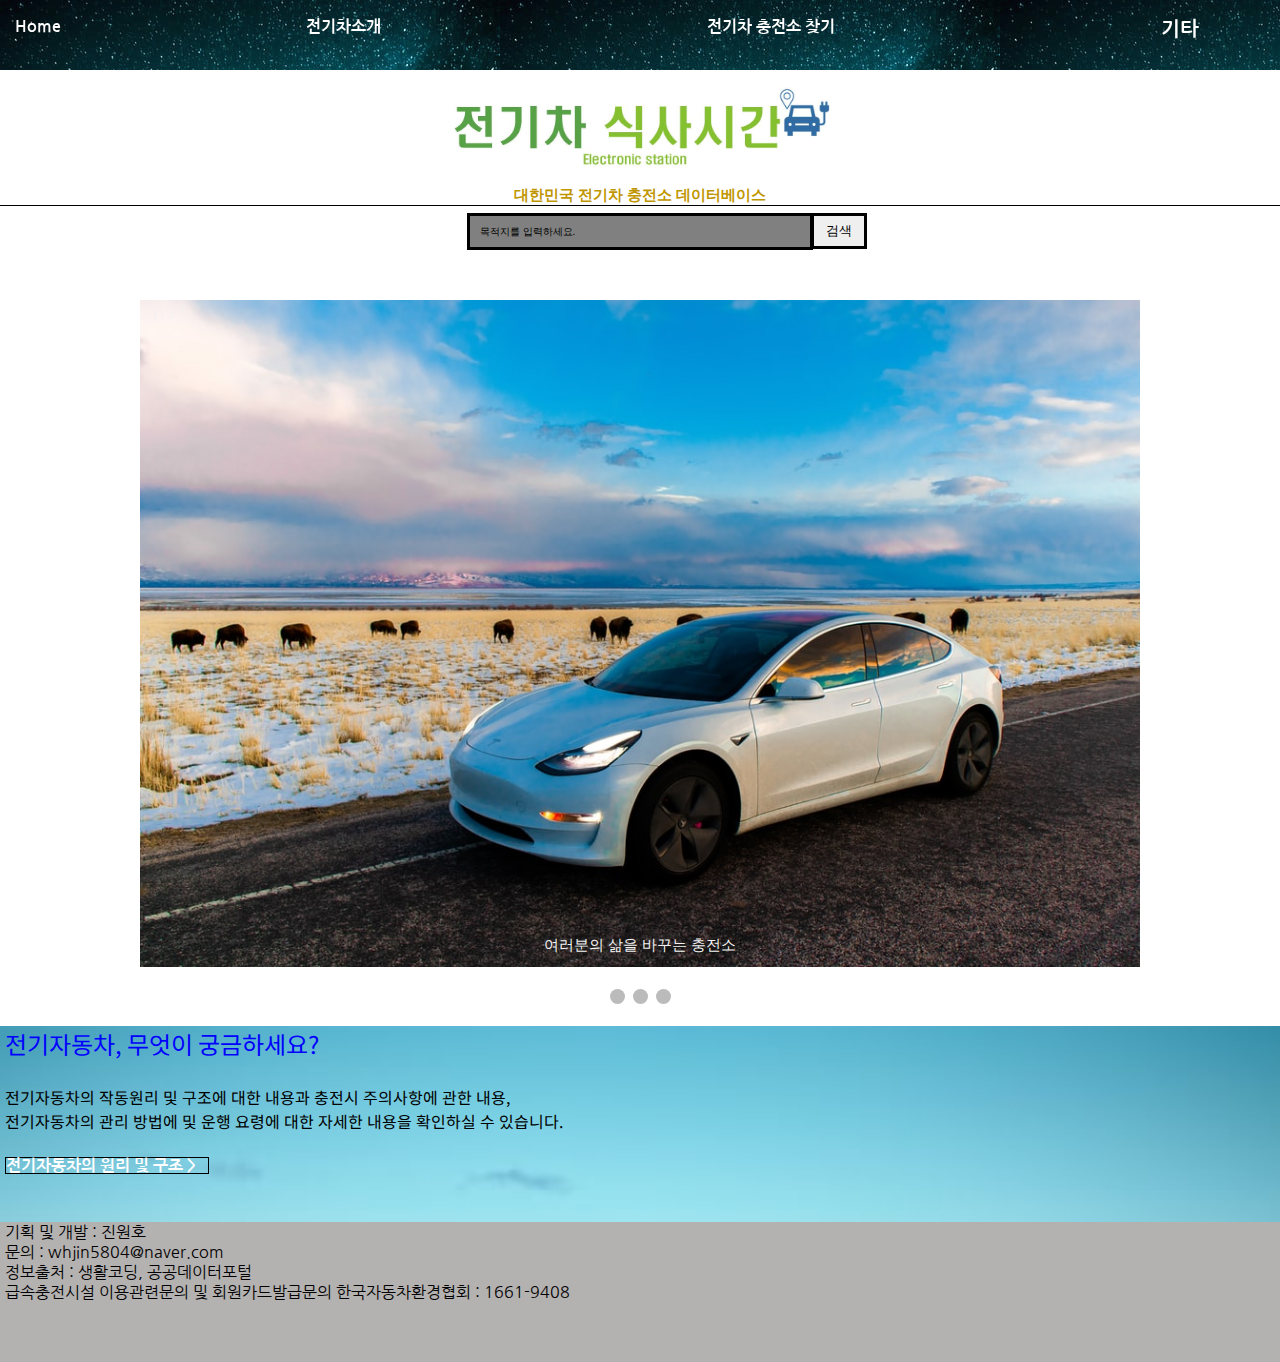
<file: index.html>
<!doctype html>
<html>
  <link rel="stylesheet" href="style.css">
<head>
<title>전기차 충전소 정보 사이트에 오신 것을 환영합니다.</title>
<meta charset="utf-8">

      <!-- Global site tag (gtag.js) - Google Analytics -->
      <script async src="https://www.googletagmanager.com/gtag/js?id=UA-172046773-1"></script>
      <script>
        window.dataLayer = window.dataLayer || [];
        function gtag(){dataLayer.push(arguments);}
        gtag('js', new Date());

        gtag('config', 'UA-172046773-1');
</script>


<script>
      function 주간야간컨트롤(self){
      var target = document.querySelector('body');
      if(self.value === '야간모드') {
      target.style.background = 'black';
      target.style.color = 'white';
      self.value = '주간모드';
      } else{
      target.style.background = 'white';
      target.style.color = 'black';
     self.value = '야간모드';
      }
      }      
</script>

</head>

<body>
  <a href="head1.html">전기차는 식사중</a>
  <div class="container">
    <div class="item item0"><a href="index.html">Home</div></a>
    <div class="item item1"><a href="head1.html">전기차소개</div></a>
    <div class="item item1"> </div></a>
    <div class="item item2"><a href="head2.html">전기차 충전소 찾기</div></a>
    <div class="item item1"> </div></a>
    <div class="item item3"><a href="head3.html">기타</div></a>
  </div>
  <br>
  <input id="야간모드_주간모드" type="button" value="야간모드" onclick="
        주간야간컨트롤(this);">
  <br><br><br>
    <div id="menubar">
      <h1> <a href="index.html"> <p align="center"> <img src="그림01.jpg"  width="30%"> </a> </p> 
        대한민국 전기차 충전소 데이터베이스</h1>
    </div>
     
    <div class="button1">
        <div id="name">
        <input type="text" placeholder="목적지를 입력하세요.">
        <button>검색</button>     
      </div>
    </div>
      <br><br><br>

  <div class="slideshow-container">

    <div class="mySlides fade">
      <div class="numbertext">1 / 3</div>
      <img src="elcar4.jpg" style="width:100%">
      <div class="text">여러분의 삶을 바꾸는 충전소</div>
    </div>
    
    <div class="mySlides fade">
      <div class="numbertext">2 / 3</div>
      <img src="elcar5.jpg" style="width:100%">
      <div class="text">여러분의 하루를 바꾸는 충전소</div>
    </div>
    
    <div class="mySlides fade">
      <div class="numbertext">3 / 3</div>
      <img src="elcar6.jpg" style="width:100%">
      <div class="text">여러분의 시간을 바꾸는 충전소</div>
    </div>
    
    </div>
    <br>
    
    <div style="text-align:center">
      <span class="dot"></span> 
      <span class="dot"></span> 
      <span class="dot"></span> 
    </div>
  
<script>
  var slideIndex = 0;
 showSlides();
 
 function showSlides() {
   var i;
   var slides = document.getElementsByClassName("mySlides");
   for (i = 0; i < slides.length; i++) {
     slides[i].style.display = "none";
   }
   slideIndex++;
   if (slideIndex > slides.length) {slideIndex = 1}
   slides[slideIndex-1].style.display = "block";
   setTimeout(showSlides, 4500); // Change image every 2 seconds
 }
   </script>
 

      <br>



      <div class="explain">
        <font size="5px" color="blue">전기자동차, 무엇이 궁금하세요?</font><br><br>
        전기자동차의 작동원리 및 구조에 대한 내용과 충전시 주의사항에 관한 내용,<br>
        전기자동차의 관리 방법에 및 운행 요령에 대한 자세한 내용을 확인하실 수 있습니다.
        <br><br> <div class="explain1"><a href="head1.html">전기자동차의 원리 및 구조 ></a> </div>
        <br><br>
      </div>
      

      
  <!-- 빼는게 좋지않을까?
<li>우리는 사용자 데이터 의해서 운영됩니다.</li>
<li>우리는 국가 및 인종차별에 반대하고 
    선정적이고 폭력적인 영상을 추구하지 않습니다.</li>
-->


  <div class="wonho"> 
   기획 및 개발 : 진원호<br> 
   문의 : whjin5804@naver.com</a><br>
   정보출처 : 생활코딩, 공공데이터포털<br>
   급속충전시설 이용관련문의 및 회원카드발급문의 한국자동차환경협회 : 1661-9408
  <br><br><br><br>
  </div>

<!-- 댓글기능
   <p><div id="disqus_thread"></div>
    <script>
    
    /**
    *  RECOMMENDED CONFIGURATION VARIABLES: EDIT AND UNCOMMENT THE SECTION BELOW TO INSERT DYNAMIC VALUES FROM YOUR PLATFORM OR CMS.
    *  LEARN WHY DEFINING THESE VARIABLES IS IMPORTANT: https://disqus.com/admin/universalcode/#configuration-variables*/
    /*
    var disqus_config = function () {
    this.page.url = PAGE_URL;  // Replace PAGE_URL with your page's canonical URL variable
    this.page.identifier = PAGE_IDENTIFIER; // Replace PAGE_IDENTIFIER with your page's unique identifier variable
    };
    */
    (function() { // DON'T EDIT BELOW THIS LINE
    var d = document, s = d.createElement('script');
    s.src = 'https://web1-knieobgysd.disqus.com/embed.js';
    s.setAttribute('data-timestamp', +new Date());
    (d.head || d.body).appendChild(s);
    })();
    </script>
    <noscript>Please enable JavaScript to view the <a href="https://disqus.com/?ref_noscript">comments powered by Disqus.</a></noscript></p>
--> 
  </body>
    </html>
</file>
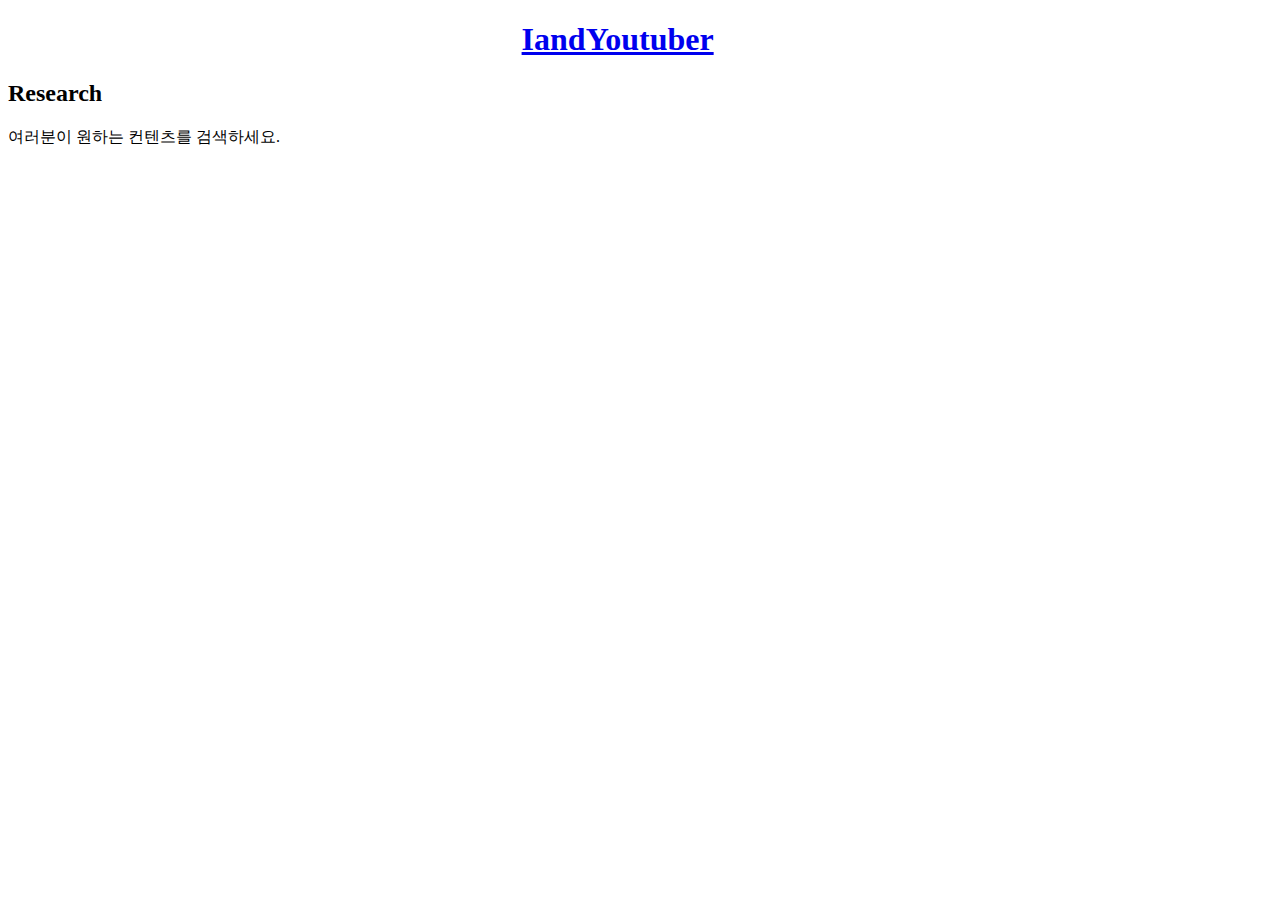
<file: 1.html>
<!doctype html>
<html>
<head>
<title>유튜브 추천 사이트에 오신걸 환영합니다.</title>
<meta charset="utf-8">

</head>
<body>
    <h1><img scr="youtube.jpg" width="40%" height="20%"> <a href="index.html">IandYoutuber</a></h1>



<h2><strong>Research</strong></h2>
여러분이 원하는 컨텐츠를 검색하세요.
</body>
</html>
</file>
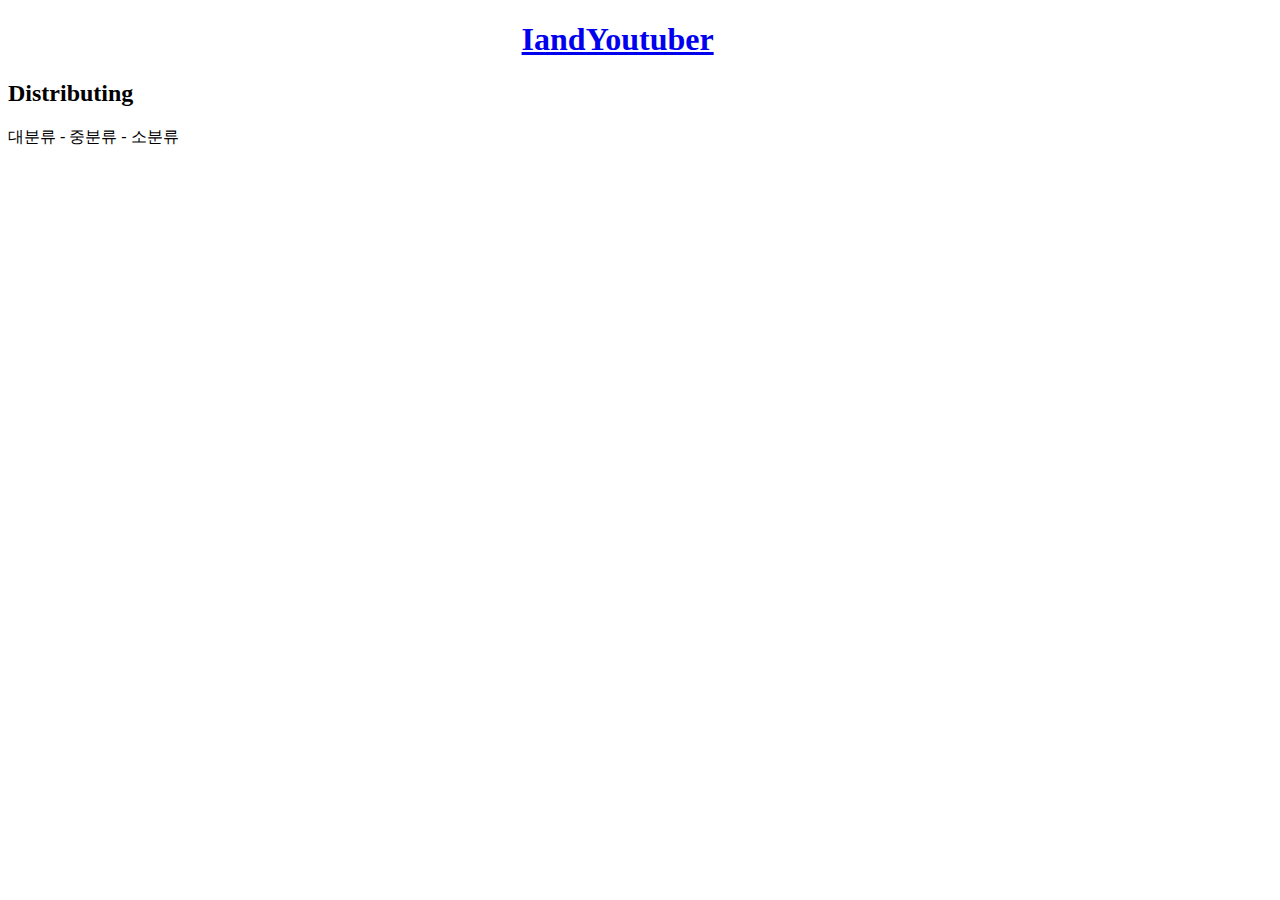
<file: 2.html>
<!doctype html>
<html>
<head>
<title>유튜브 추천 사이트에 오신걸 환영합니다.</title>
<meta charset="utf-8">

</head>
<body>
    <h1><img scr="youtube.jpg" width="40%" height="20%"> <a href="index.html">IandYoutuber</a></h1>

    
<h2><strong>Distributing</strong></h2>
대분류 - 중분류 - 소분류
</body>
</html>
</file>
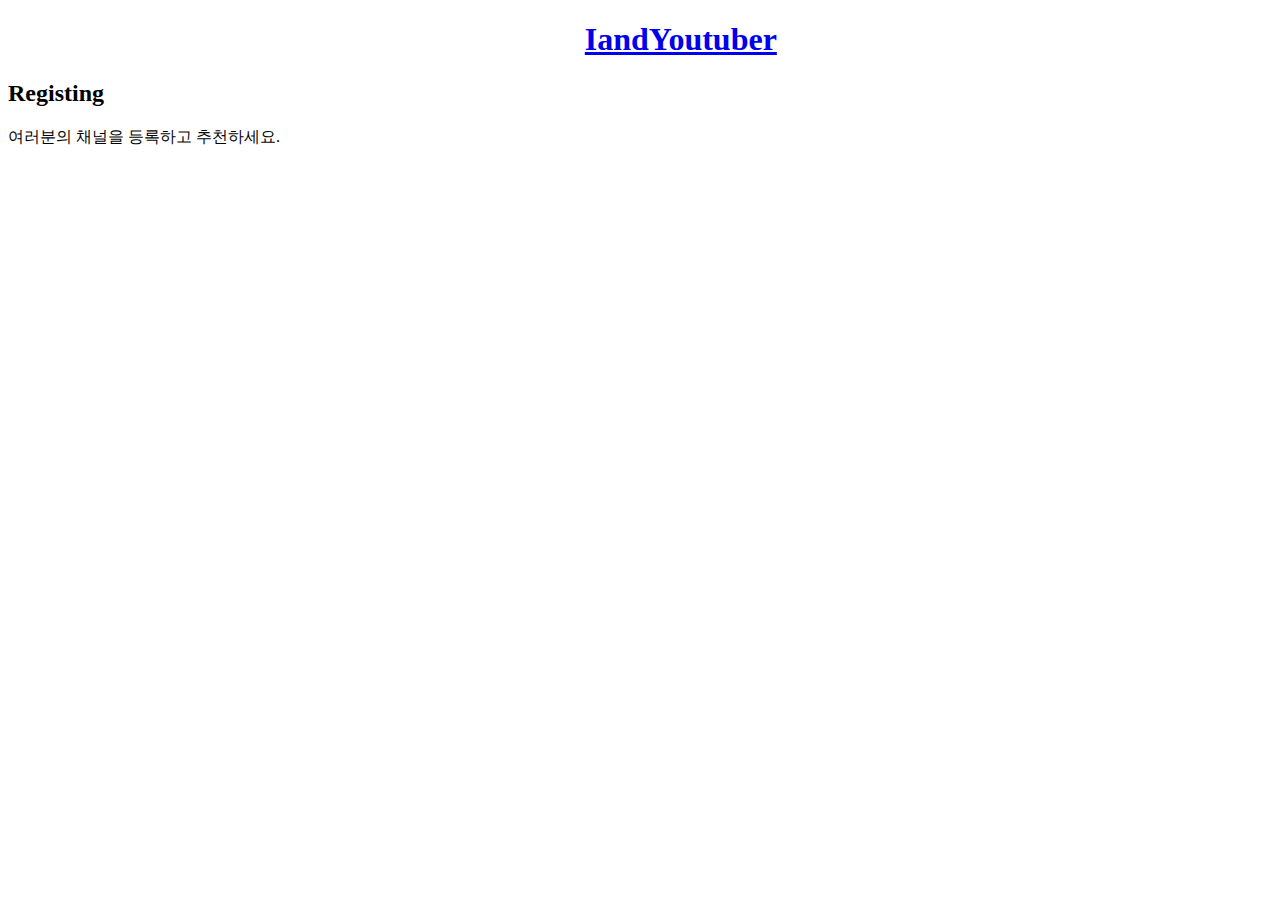
<file: 3.html>
<!doctype html>
<html>
<head>
<title>유튜브 추천 사이트에 오신걸 환영합니다.</title>
<meta charset="utf-8">

</head>
<body>
    <h1><img scr="youtube.jpg" width="45%" height="20%"> <a href="index.html">IandYoutuber</a></h1>


<h2><strong>Registing</strong></h2>
여러분의 채널을 등록하고 추천하세요.
</body>
</html>
</file>
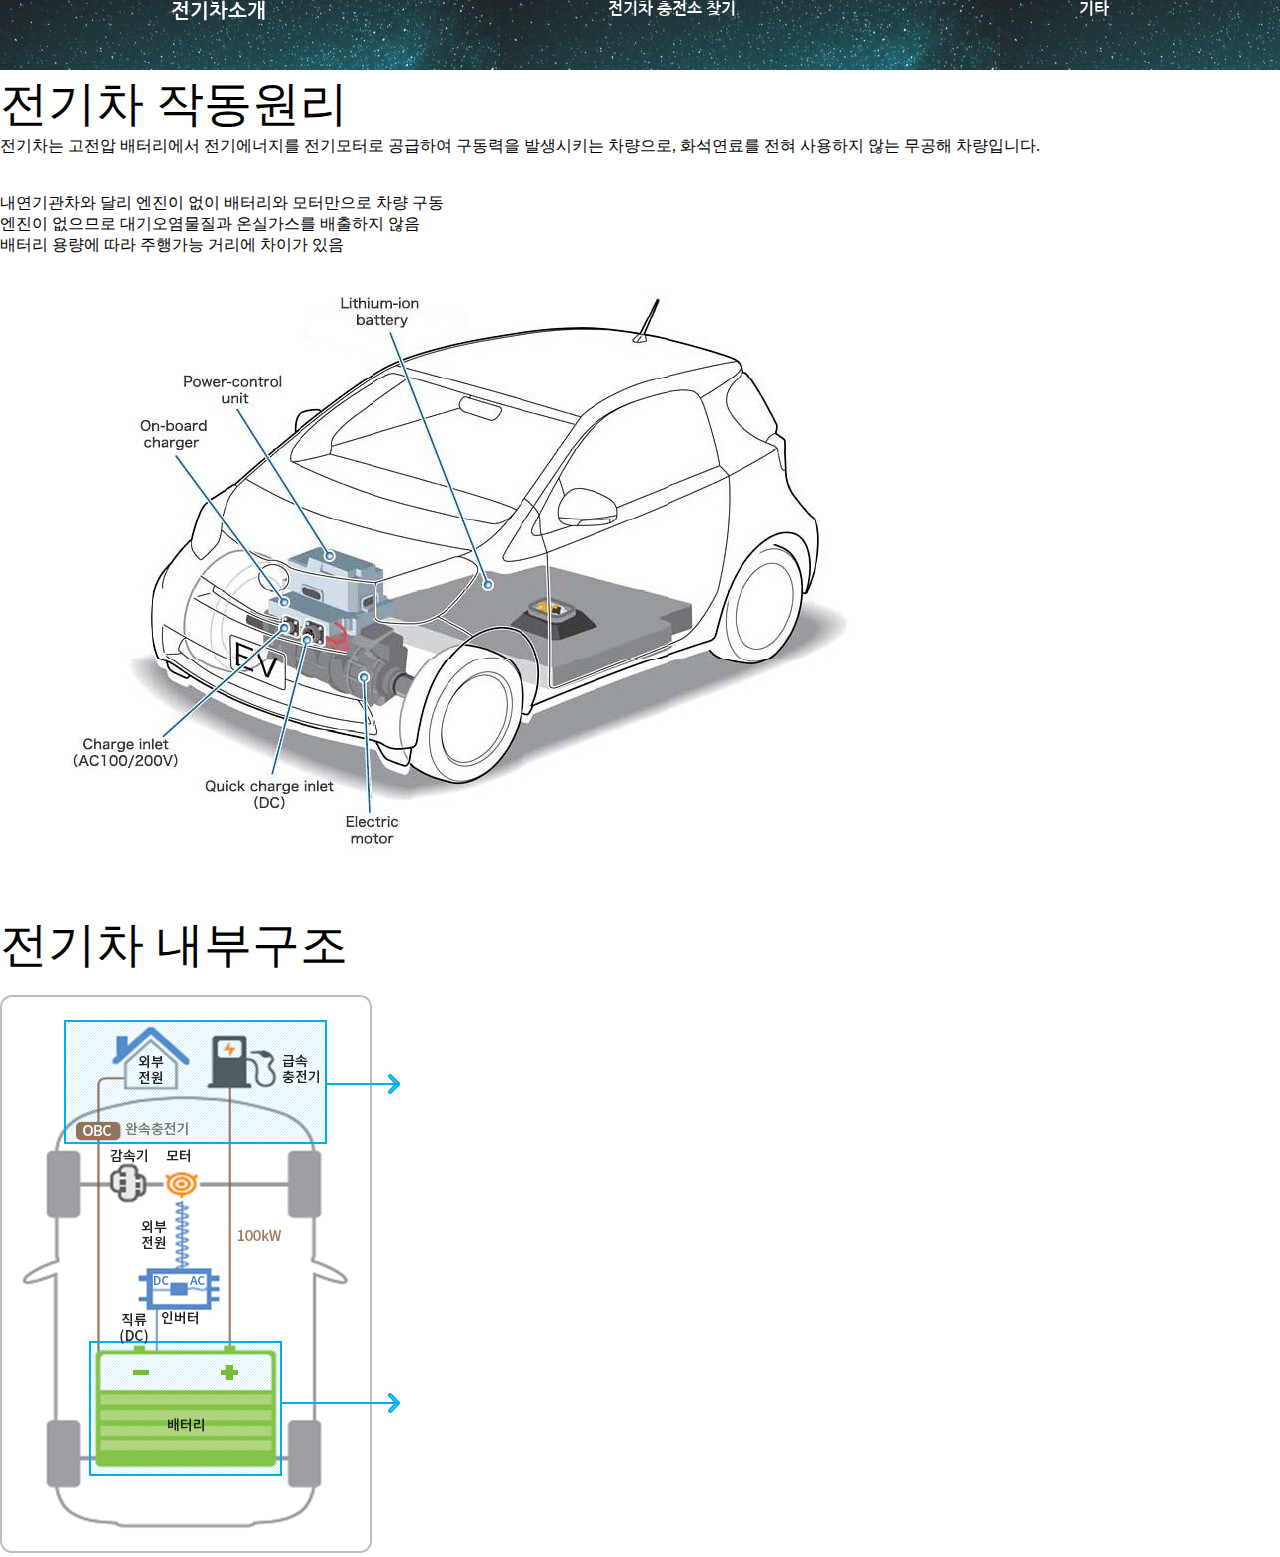
<file: head1.html>
<!doctype html>
<html>
<head>
<title>전기차 충전소 정보 사이트에 오신 것을 환영합니다.</title>
<link rel="stylesheet" href="style.css">
<meta charset="utf-8">
<!-- Global site tag (gtag.js) - Google Analytics -->
<script async src="https://www.googletagmanager.com/gtag/js?id=UA-172046773-1"></script>
<script>
  window.dataLayer = window.dataLayer || [];
  function gtag(){dataLayer.push(arguments);}
  gtag('js', new Date());

  gtag('config', 'UA-172046773-1');
</script>


</head>
<body>
  
  <div class="container">
    <div class="item item1"><a href="head1.html">전기차소개</div></a>
    <div class="item item2"><a href="head2.html">전기차 충전소 찾기</div></a>
    <div class="item item3"><a href="head3.html">기타</div></a>
    
  </div>

<br><br><br><br>
<font size="13px">전기차 작동원리</font> <br>
전기차는 고전압 배터리에서 전기에너지를 전기모터로 공급하여
 구동력을 발생시키는 차량으로, 화석연료를 전혀 사용하지 않는 무공해 차량입니다.
 <br><br><br>


<li>내연기관차와 달리 엔진이 없이 배터리와 모터만으로 차량 구동</li>
<li>엔진이 없으므로 대기오염물질과 온실가스를 배출하지 않음</li>
<li>배터리 용량에 따라 주행가능 거리에 차이가 있음</li>
<img src="elcar3.jpg">
<br><br><br><br>
<font size="13px">전기차 내부구조</font><br><br>
<img src="elcar2.jpg">

      
</body>
</html>
</file>
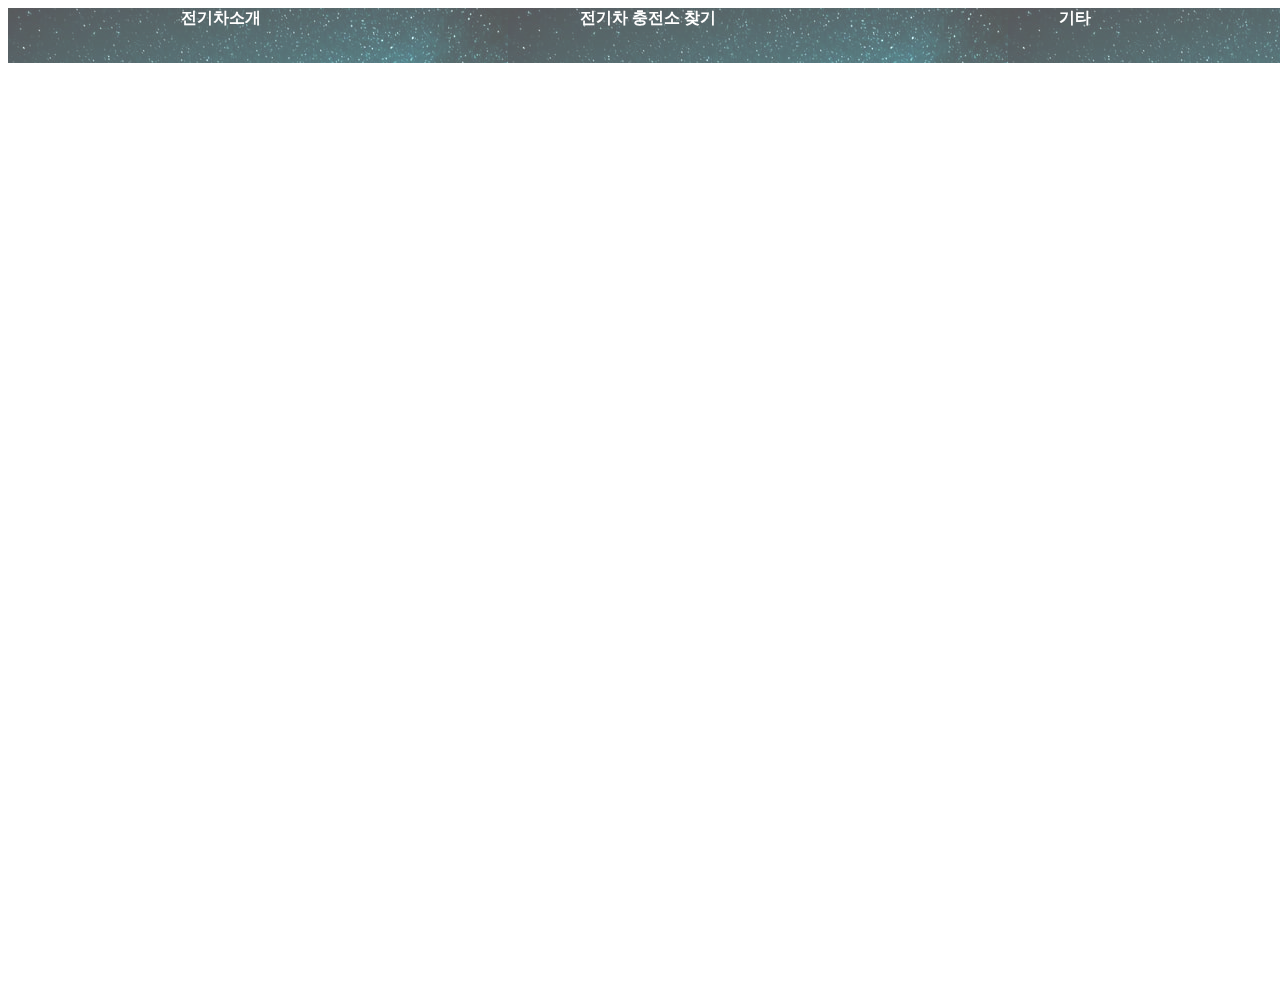
<file: head2.html>
<!DOCTYPE html>
<html>
<head>
    <link rel="stylesheet" href="style2.css">
	<meta charset="utf-8">
	<title>전기차 충전소 지도[다음 지도 API]</title>
</head>
<body>
    <div class="container">
        <div class="item item1"><a href="head1.html">전기차소개</div></a>
        <div class="item item2"><a href="head2.html">전기차 충전소 찾기</div></a>
        <div class="item item3"><a href="head3.html">기타</div></a>
        
      </div>
      

<br><br><br><br>
	<div id="map" style="width:100%;height:100vh;"></div>
    
	<script src="https://dapi.kakao.com/v2/maps/sdk.js?appkey=5cd98c58ebed730a96bbd8e9e8dd5071&libraries=clusterer"></script>
	<script>
        var mapContainer = document.getElementById('map'), // 지도를 표시할 div 
		    mapOption = {
		        center: new kakao.maps.LatLng(35.584661, 129.360678), // 지도의 중심좌표
		        level: 3, // 지도의 확대 레벨
		    }; 
            
            var map = new kakao.maps.Map(mapContainer, mapOption); // 지도를 생성합니다
            // 지도 확대 축소를 제어할 수 있는  줌 컨트롤을 생성합니다
            var zoomControl = new kakao.maps.ZoomControl();
            map.addControl(zoomControl, kakao.maps.ControlPosition.RIGHT);
            
            // 마커 클러스터러를 생성합니다 
            var clusterer = new kakao.maps.MarkerClusterer({
                map: map, // 마커들을 클러스터로 관리하고 표시할 지도 객체 
                averageCenter: true, // 클러스터에 포함된 마커들의 평균 위치를 클러스터 마커 위치로 설정 
                minLevel: 10 // 클러스터 할 최소 지도 레벨 
    });


    // 마커를 표시할 위치와 title 객체 배열입니다 
var positions = [
    {
        content: '<div>울산시<br> 오토밸리 전기차충전소</div>', 
        latlng: new kakao.maps.LatLng(35.584616, 129.360710)
    },
    {
        content: '<div>울산시<br> 북구청 전기차충전소</div>', 
        latlng: new kakao.maps.LatLng(35.582357, 129.361214)
    },
    {
        title: '텃밭', 
        latlng: new kakao.maps.LatLng(33.450879, 126.569940)
    },
    {
        title: '근린공원',
        latlng: new kakao.maps.LatLng(33.451393, 126.570738)
    }
];

var markers = [];

// 마커 클러스터러를 생성합니다 
var clusterer = new kakao.maps.MarkerClusterer({
    map: map, // 마커들을 클러스터로 관리하고 표시할 지도 객체 
    averageCenter: true, // 클러스터에 포함된 마커들의 평균 위치를 클러스터 마커 위치로 설정 
    minLevel: 10 })// 클러스터 할 최소 지도 레벨 
    

for (var i = 0; i < positions.length; i ++) {
    // 마커를 생성합니다
    var marker = new kakao.maps.Marker({
        map: map, // 마커를 표시할 지도
        position: positions[i].latlng // 마커의 위치
    });

    // 마커에 표시할 인포윈도우를 생성합니다 
    var infowindow = new kakao.maps.InfoWindow({
        content: positions[i].content // 인포윈도우에 표시할 내용
    });

    // 마커에 mouseover 이벤트와 mouseout 이벤트를 등록합니다
    // 이벤트 리스너로는 클로저를 만들어 등록합니다 
    // for문에서 클로저를 만들어 주지 않으면 마지막 마커에만 이벤트가 등록됩니다
    kakao.maps.event.addListener(marker, 'mouseover', makeOverListener(map, marker, infowindow));
    kakao.maps.event.addListener(marker, 'mouseout', makeOutListener(infowindow));
}

// 인포윈도우를 표시하는 클로저를 만드는 함수입니다 
function makeOverListener(map, marker, infowindow) {
    return function() {
        infowindow.open(map, marker);
    };
}

// 인포윈도우를 닫는 클로저를 만드는 함수입니다 
function makeOutListener(infowindow) {
    return function() {
        infowindow.close();
    };
markers.push(marker);
}
clusterer.addMarkers(markers);

map.addControl(mapTypeControl, kakao.maps.ControlPosition.TOPRIGHT);

	</script>
</body>
</html>
</file>
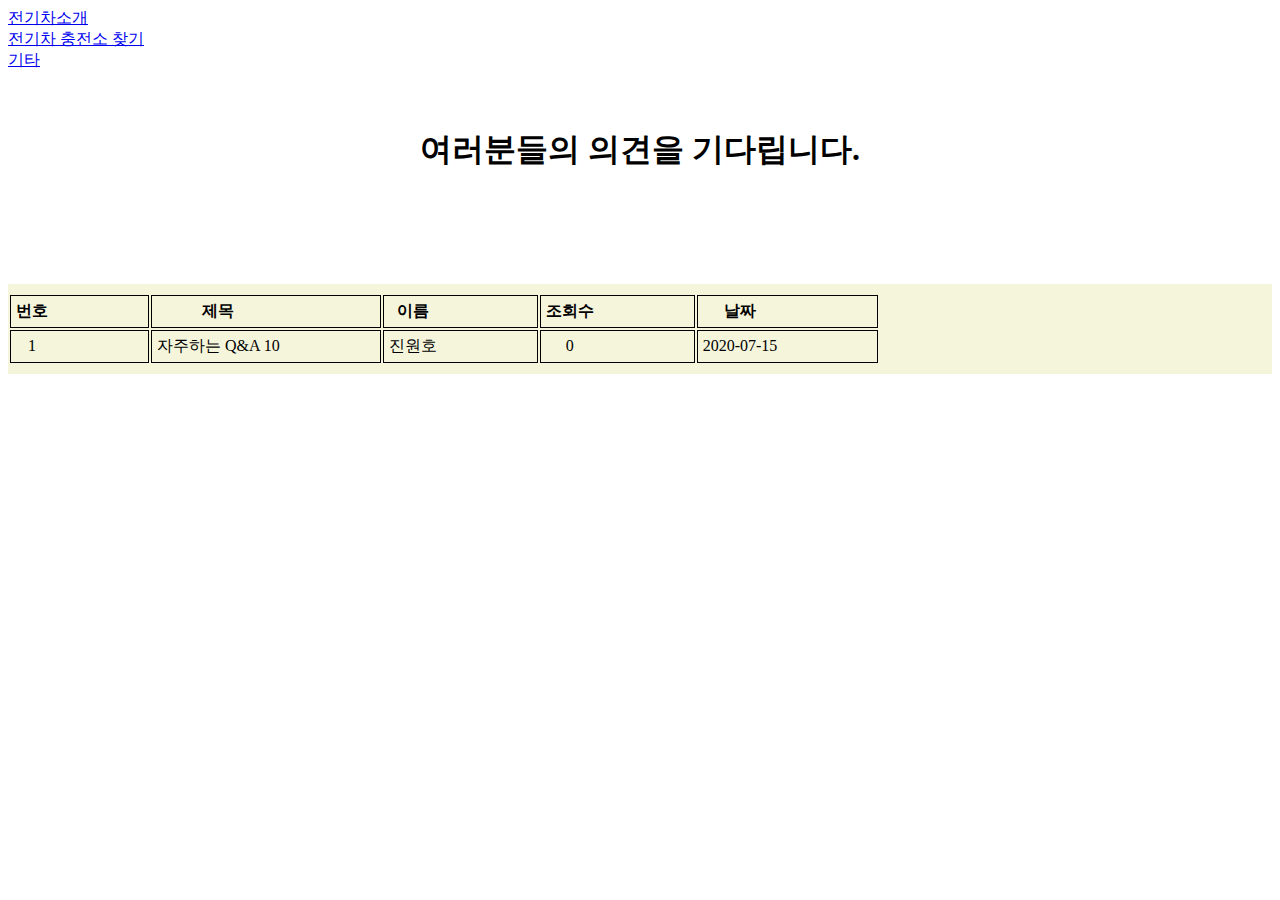
<file: head3.html>
<!doctype html>
<html>
<head>
<title>전기차는 식사중 게시판.</title>
<link rel="stylesheet" href="table.css">
<meta charset="utf-8">
<!-- Global site tag (gtag.js) - Google Analytics -->
<script async src="https://www.googletagmanager.com/gtag/js?id=UA-172046773-1"></script>
<script>
  window.dataLayer = window.dataLayer || [];
  function gtag(){dataLayer.push(arguments);}
  gtag('js', new Date());

  gtag('config', 'UA-172046773-1');
</script>


</head>
<body>
  <div class="container">
    <div class="item item1"><a href="head1.html">전기차소개</div></a>
    <div class="item item2"><a href="head2.html">전기차 충전소 찾기</div></a>
    <div class="item item3"><a href="head3.html">기타</div></a>
  </div>
  <br><br>
  <h1>여러분들의 의견을 기다립니다.</h1>
  <br><br><br><br><br>
  
  <div class="container1">
    <div class="item item1"><table>
      <tr>
       <th>번호</th>
       <th>제목</th>
       <th>이름</th>
       <th>조회수</th>
       <th>날짜</th>
      </tr>
      <tr>
       <td>1</td>
       <td>자주하는 Q&A 10</td>
       <td>진원호</td>
       <td>0</td>
       <td>2020-07-15</td>
      </tr></div>
    <div class="item item2"></div>
    <div class="item item3"></div>
  
  </div>
 



 </table>

</body>
</html>
</file>
<file: style.css>
@import url('https://fonts.googleapis.com/css2?family=Nanum+Gothic&display=swap');
@import url('https://fonts.googleapis.com/css2?family=Nanum+Gothic&family=Noto+Sans+KR:wght@700&family=Open+Sans&family=Roboto&display=swap');

body{margin: 0px; }
/*메뉴바*/
.container {display:flex;
          width:100%;
          height:2vh;
          flex-wrap: wrap;
          flex-direction: column;
          justify-content:space-between; 
          position: fixed;
                              
         }
         
              .item {
                     height:50px;
                     flex: 1 0 auto;
                     text-decoration-color:red;
                     border:1px black;
                     text-align: center;
              }  
              
              .item::after{width:33.3%;
                height:70px;
                width:100%;
                content: "";
                background-image: url('star.jpg');
                position: fixed;
                top:0;
                left:0;
                z-index:-1;
                opacity: 0.5;
              }  

              .item0{text-align:start;
                     margin-left:15px;
              }

              .item:hover, .item:active {font-size:20px; font-weight: bold; }
              .item0:hover, .item:active {font-weight: 300px; }
              
           
              a{text-decoration:none; color:white;
                font-weight: 640;
                font-family: 'Nanum Gothic', sans-serif;}
                /*a태그는 전부다 되는데 a는 번호못붙이는지..*/
              
/*//////////////////////////////////////////////*/

                /*중앙 그림+데이터베이스 */
                h1 {font-size:15px;
                  text-align:center;
                   font-family:"굴림", sans-serif;
                   color: rgb(191, 150, 0);
                   border-bottom:1px solid black;
              }
              
          .menubar{display:flex;
                   width:0%;
                   height:10px;
                  }

          
          /*아직모르겟음..
          a:visited{text-decoration:red;}
          a:link{text-decoration:red;}  
          */
          
          /*//////////////////////////////////////////////*/

                     /* 목적지를 입력하시오 창 */
                   .botton1{display:flex;
                            width:60%;
                            height:100vh;
                            background-color: black;
                    } 
                  
                span#name
                         { height: 40px;
                            width:400px;
                            border: 1px solid red;
                            background: white; 
                            left:40%;
                            position: relative;
                         } 
               
               input{
                  font-size: 10px;
                  width: 340px;
                  padding: 10px;
                  border: 1px;
                  outline: solid black;
                  background:gray;
                  float: left;
                  left:36.7%;
                  position: relative;
           }
           
           button {
             width: 50px;
             height: 30px;
                  border: 1px;
                  outline:solid black;
                  left:37%;
                  position: relative;
                }
                
         input:-ms-input-placeholder {color:black;}
         input::-webkit-input-placeholder {color:black;}
         input::-moz-placeholder {color:black;}
                    /*여기까지 목적지 입력 창*/
        #야간모드_주간모드{width:100px;
                          position:fixed;
                          left:1415px;
                          top:70px;}

                    /*//////////////////////////////////////////////*/
                    
              .explain{background-image: url('car.');
                 background-repeat: no-repeat;
                 background-size: 100%; 
                 background-image: url('road.jpg');
                 background-size:100%;
                 font-family: 'Noto Sans KR', sans-serif;
                 padding-left:5px;
                 }

                
                
                .explain1{display: flex;
                  width:16%;
                  border:0.3px solid black;
                  flex: 1 1 1 ;
                  align-self: flex-start;
                             
                }
                /*//////////////////////////////////////////////*/
                        .wonho {display:flex;
                                background-color:rgb(180, 177, 177);
                                flex-direction: column;
                                text-align: start;
                                position: sticky;
                                margin-top:auto;
                                padding-bottom: 0;
                                font-family: 'Nanum Gothic', sans-serif;
                                padding-left:5px;}
  
                                
  .elcar2{display:flex;
          border:1px solid black;
          font-family: 'Nanum Gothic', sans-serif;}

  .elcar21{flex-direction: column;
            border:1px solid black;
            width:700%;
            height:100%;
            top:45px;
            right:-2%;
            position: relative;}

  
  .elcar22{flex-direction: column;
            width:700%;
            height:100%;
            border:1px solid black;
            top:370px;
            left:-510px;
            position: relative;}


  /* slide show! */
  * {box-sizing:border-box}

  /* Slideshow container */
  .slideshow-container {
    max-width: 1000px;
    position: relative;
    margin: auto;
  }
  
  /* Hide the images by default */
  .mySlides {
    display: none;
  }
  
  /* Next & previous buttons */
  .prev, .next {
    cursor: pointer;
    position: absolute;
    top: 50%;
    width: auto;
    margin-top: -22px;
    padding: 16px;
    color: white;
    font-weight: bold;
    font-size: 18px;
    transition: 0.6s ease;
    border-radius: 0 3px 3px 0;
    user-select: none;
  }
  
  /* Position the "next button" to the right */
  .next {
    right: 0;
    border-radius: 3px 0 0 3px;
  }
  
  /* On hover, add a black background color with a little bit see-through */
  .prev:hover, .next:hover {
    background-color: rgba(0,0,0,0.8);
  }
  
  /* Caption text */
  .text {
    color: #f2f2f2;
    font-size: 15px;
    padding: 8px 12px;
    position: absolute;
    bottom: 8px;
    width: 100%;
    text-align: center;
  }
  
  /* Number text (1/3 etc) */
  .numbertext {
    color: #f2f2f2;
    font-size: 12px;
    padding: 8px 12px;
    position: absolute;
    top: 0;
  }
  
  /* The dots/bullets/indicators */
  .dot {
    cursor: pointer;
    height: 15px;
    width: 15px;
    margin: 0 2px;
    background-color: #bbb;
    border-radius: 50%;
    display: inline-block;
    transition: background-color 0.6s ease;
  }
  
  .active, .dot:hover {
    background-color: #717171;
  }
  
  /* Fading animation */
  .fade {
    -webkit-animation-name: fade;
    -webkit-animation-duration: 1.5s;
    animation-name: fade;
    animation-duration: 1.5s;
  }
  
  @-webkit-keyframes fade {
    from {opacity: .4}
    to {opacity: 1}
  }
  
  @keyframes fade {
    from {opacity: .4}
    to {opacity: 1}
  }
</file>
<file: style2.css>
/*메뉴바*/
.container {display:flex;
          width:100%;
          height:1vh;
          flex-wrap: wrap;
          flex-direction: column;
          justify-content: start;
          position: fixed;
                              
         }
         
              .item {width:33.3%;
                     height:10px;
                     flex: 1 0 auto;
                     text-decoration-color:red;
                     border:1px black;
                     text-align: center;
              }  
              
              .item::after{width:33.3%;
                height:55px;
                width:100%;
                content: "";
                background-image: url('star.jpg');
                position: absolute;
                top:0;
                left:0;
                z-index:-1;
                opacity: 0.3;
              }  
                         
              
              .item1{margin-left:flex-start;
              }
               .item2{align-self: center;
              }
              .item3{align-self: flex-end;
              }        

              a{text-decoration:none; color:white;
                font-weight: 640;}
                /*a태그는 전부다 되는데 a는 번호못붙이는지..*/
</file>
<file: table.css>
h1{text-align: center;}


 table tr th, td {border: 1px solid black;
                  padding:5px;
                  padding-right:100px;
                  text-align: center;}



.container1{
       background: beige;
       height:10vh;
       display : flex;
       flex-direction: column;
       flex-wrap: wrap;
       justify-content: center; }

.head{border:1px solid beige;
      width:140px;
      height:100vh;}
</file>
